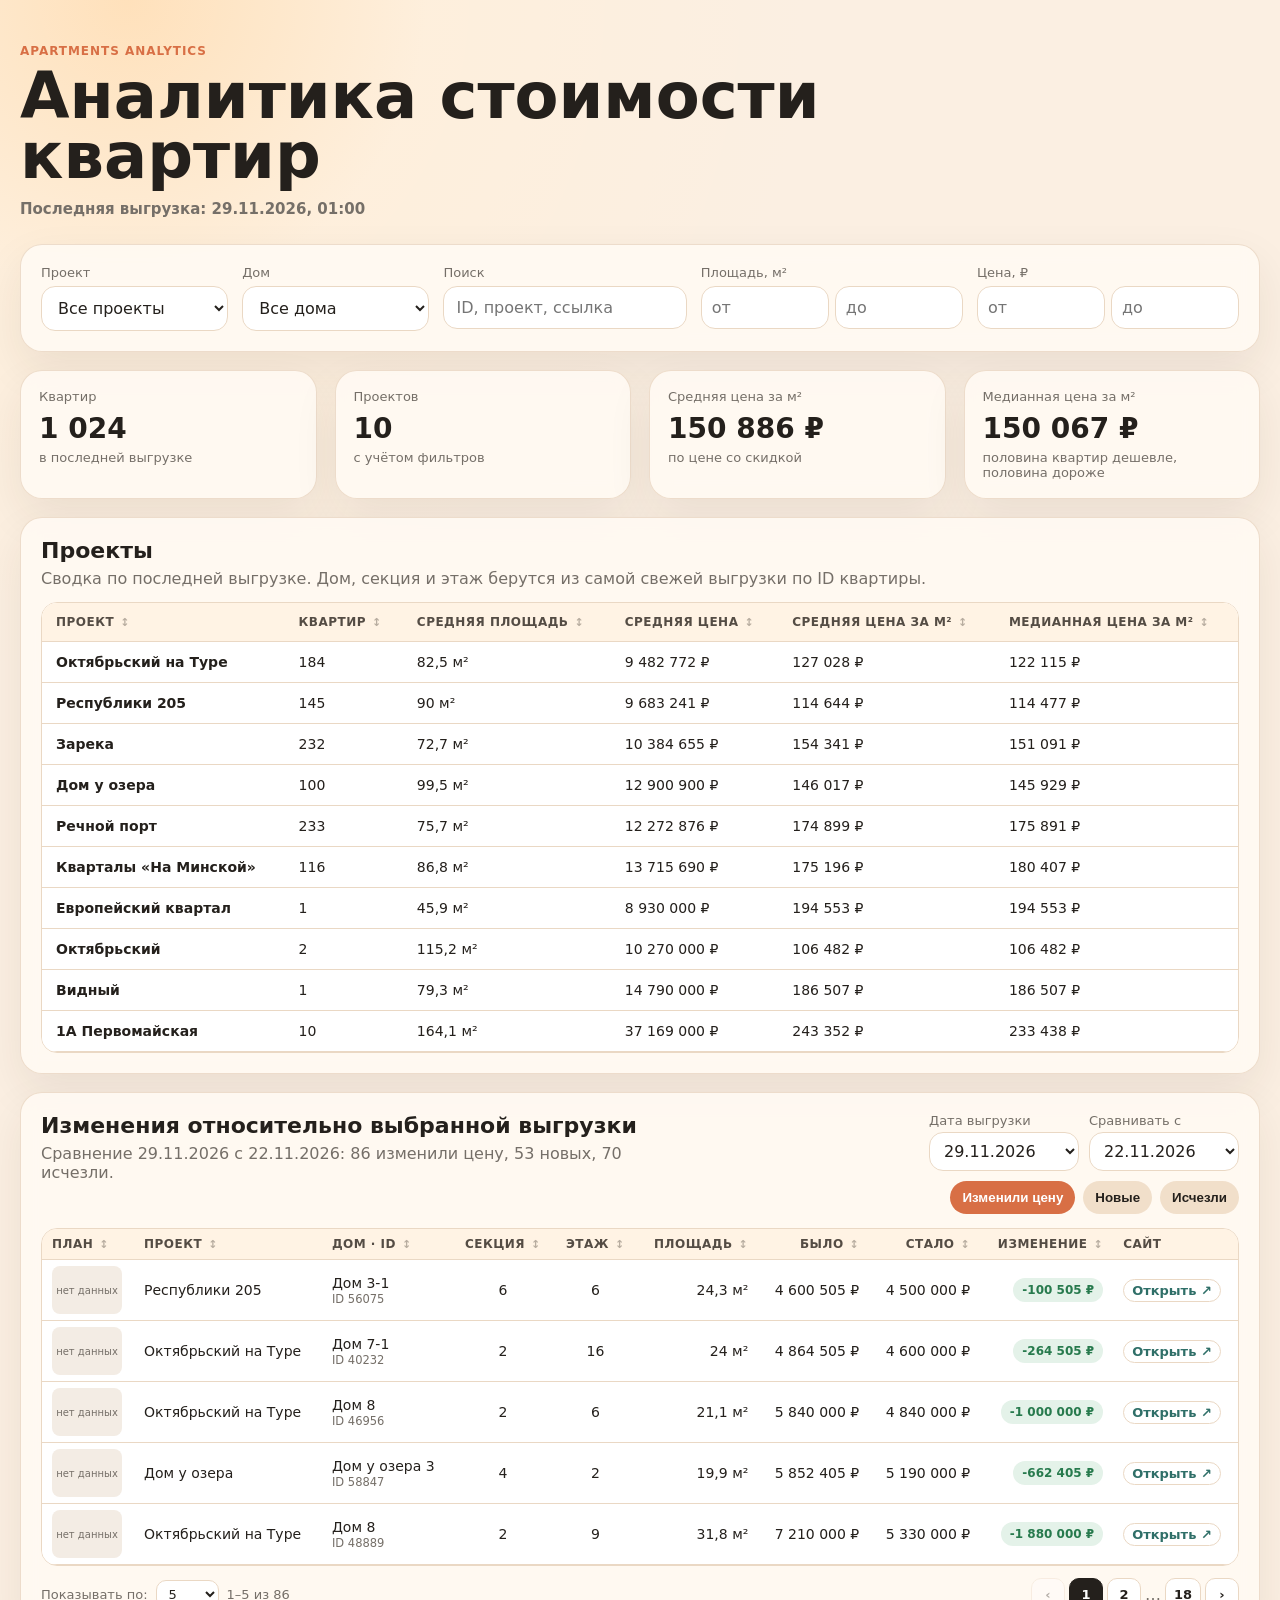
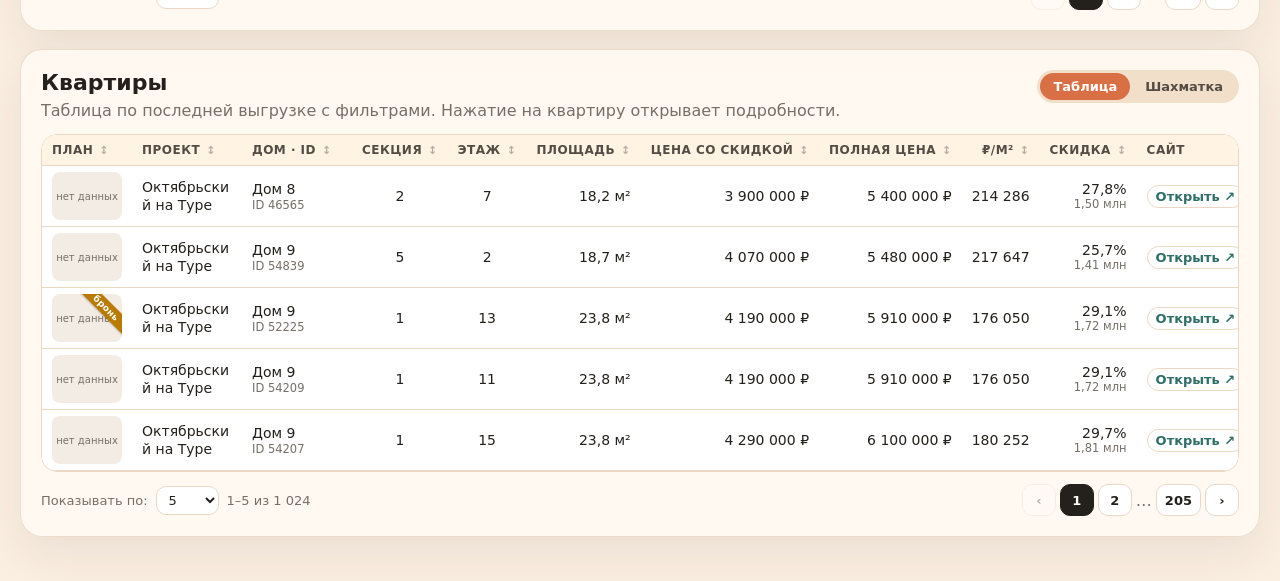
<file: index.html>
<!doctype html>
<html lang="ru">
<head>
  <meta charset="utf-8">
  <meta name="viewport" content="width=device-width, initial-scale=1">
  <title>Аналитика квартир</title>
  <link rel="icon" href="data:,">
  <link rel="stylesheet" href="style.css">
  <link rel="stylesheet" href="flats.css">
  <script type="module" src="js/main.js"></script>
</head>
<body>
  <header class="hero">
    <div>
      <p class="eyebrow">apartments analytics</p>
      <h1>Аналитика стоимости квартир</h1>
      <p id="dataDate" class="hero-date" hidden></p>
    </div>
  </header>

  <main>
    <div id="status" class="status">Загружаю данные…</div>

    <section class="card controls">
      <div>
        <label for="projectSelect">Проект</label>
        <select id="projectSelect"></select>
      </div>
      <div>
        <label for="buildingSelect">Дом</label>
        <select id="buildingSelect"></select>
      </div>
      <div>
        <label for="searchInput">Поиск</label>
        <input id="searchInput" type="search" placeholder="ID, проект, ссылка">
      </div>
      <div>
        <label for="minArea">Площадь, м²</label>
        <div class="range">
          <input id="minArea" type="number" min="0" step="0.1" placeholder="от" aria-label="Площадь от, м²">
          <input id="maxArea" type="number" min="0" step="0.1" placeholder="до" aria-label="Площадь до, м²">
        </div>
      </div>
      <div>
        <label for="minPrice">Цена, ₽</label>
        <div class="range">
          <input id="minPrice" type="text" inputmode="numeric" autocomplete="off" placeholder="от" aria-label="Цена от, ₽">
          <input id="maxPrice" type="text" inputmode="numeric" autocomplete="off" placeholder="до" aria-label="Цена до, ₽">
        </div>
      </div>
    </section>

    <section id="summaryCards" class="cards-grid"></section>

    <section class="card">
      <div class="section-head">
        <div>
          <h2>Проекты</h2>
          <p>Сводка по последней выгрузке. Дом, секция и этаж берутся из самой свежей выгрузки по ID квартиры.</p>
        </div>
      </div>
      <div class="table-wrap">
        <table>
          <thead id="projectsHead"></thead>
          <tbody id="projectsTable"></tbody>
        </table>
      </div>
    </section>

    <section class="card">
      <div class="section-head">
        <div>
          <h2>Изменения относительно выбранной выгрузки</h2>
          <p id="changesHint">Выбери дату и выгрузку для сравнения.</p>
        </div>
        <div class="changes-tools">
          <div class="changes-dates">
            <div>
              <label for="dateSelect">Дата выгрузки</label>
              <select id="dateSelect"></select>
            </div>
            <div>
              <label for="compareDateSelect">Сравнивать с</label>
              <select id="compareDateSelect"></select>
            </div>
          </div>
          <div class="tabs" role="tablist">
            <button class="tab active" role="tab" aria-selected="true" data-change-tab="changed" type="button">Изменили цену</button>
            <button class="tab" role="tab" aria-selected="false" data-change-tab="new" type="button">Новые</button>
            <button class="tab" role="tab" aria-selected="false" data-change-tab="gone" type="button">Исчезли</button>
          </div>
        </div>
      </div>
      <div id="changesBody" class="flats-body"></div>
    </section>

    <section class="card flats-block" id="flats">
      <div class="section-head">
        <div>
          <h2>Квартиры</h2>
          <p id="flatsHint">Таблица по последней выгрузке с фильтрами.</p>
        </div>
        <div class="flats-tools">
          <div class="seg" role="group" aria-label="Вид блока «Квартиры»" hidden>
            <button type="button" data-flats-view="table" aria-pressed="true">Таблица</button>
            <button type="button" data-flats-view="chess" aria-pressed="false">Шахматка</button>
          </div>
        </div>
      </div>
      <div id="flatsBody" class="flats-body"></div>
    </section>
  </main>

  <!-- Панель квартиры, крупный просмотр, поповер и подсказка графика: общие для блока «Квартиры». -->
  <div id="tip" hidden></div>
  <div id="pop" hidden role="tooltip"></div>
  <div id="backdrop" hidden></div>
  <div id="lightbox" hidden role="dialog" aria-label="Крупный просмотр">
    <div class="lb-inner" id="lbInner"></div>
    <button class="lb-arrow prev" type="button" id="lbPrev" aria-label="Предыдущая картинка">‹</button>
    <button class="lb-arrow next" type="button" id="lbNext" aria-label="Следующая картинка">›</button>
    <span class="lb-count" id="lbCount"></span>
  </div>
  <aside id="panel" hidden role="dialog" aria-modal="false" aria-labelledby="pTitle" tabindex="-1">
    <div class="panel-top">
      <div class="panel-bar">
        <div class="nav4">
          <button class="icon-btn" type="button" id="pLeft" aria-label="Соседняя позиция слева">←</button>
          <button class="icon-btn" type="button" id="pUp" aria-label="Выше или предыдущая">↑</button>
          <button class="icon-btn" type="button" id="pDown" aria-label="Ниже или следующая">↓</button>
          <button class="icon-btn" type="button" id="pRight" aria-label="Соседняя позиция справа">→</button>
          <span class="pos" id="pPos"></span>
        </div>
        <button class="icon-btn" type="button" id="pClose" aria-label="Закрыть">✕</button>
      </div>
      <div class="p-head">
        <h3 id="pTitle"></h3>
        <a class="site" id="pSite" target="_blank" rel="noopener">Открыть на сайте застройщика ↗</a>
      </div>
      <p class="p-sub" id="pSub"></p>
      <div class="badges" id="pBadges"></div>
    </div>
    <div class="p-main">
      <div class="p-empty-note" id="pEmptyNote" hidden></div>
      <div class="pfacts" id="pFacts"></div>
      <div class="carousel" id="pCar" tabindex="0" role="group" aria-roledescription="карусель" aria-label="Картинки квартиры">
        <div class="car-stage">
          <button class="car-main" type="button" id="pCarMain" aria-label="Открыть крупно"></button>
          <button class="car-arrow prev" type="button" id="pCarPrev" aria-label="Предыдущая картинка">‹</button>
          <button class="car-arrow next" type="button" id="pCarNext" aria-label="Следующая картинка">›</button>
          <span class="car-count" id="pCarCount"></span>
        </div>
        <div class="car-thumbs" id="pCarThumbs"></div>
      </div>
      <div class="panel-block">
        <div class="legend" id="pLegend"></div>
        <div class="chart-host" id="pChart"></div>
      </div>
    </div>
    <div class="panel-block" id="pEventsBlock">
      <h4>События</h4>
      <ul class="events" id="pEvents"></ul>
    </div>
  </aside>
</body>
</html>
</file>
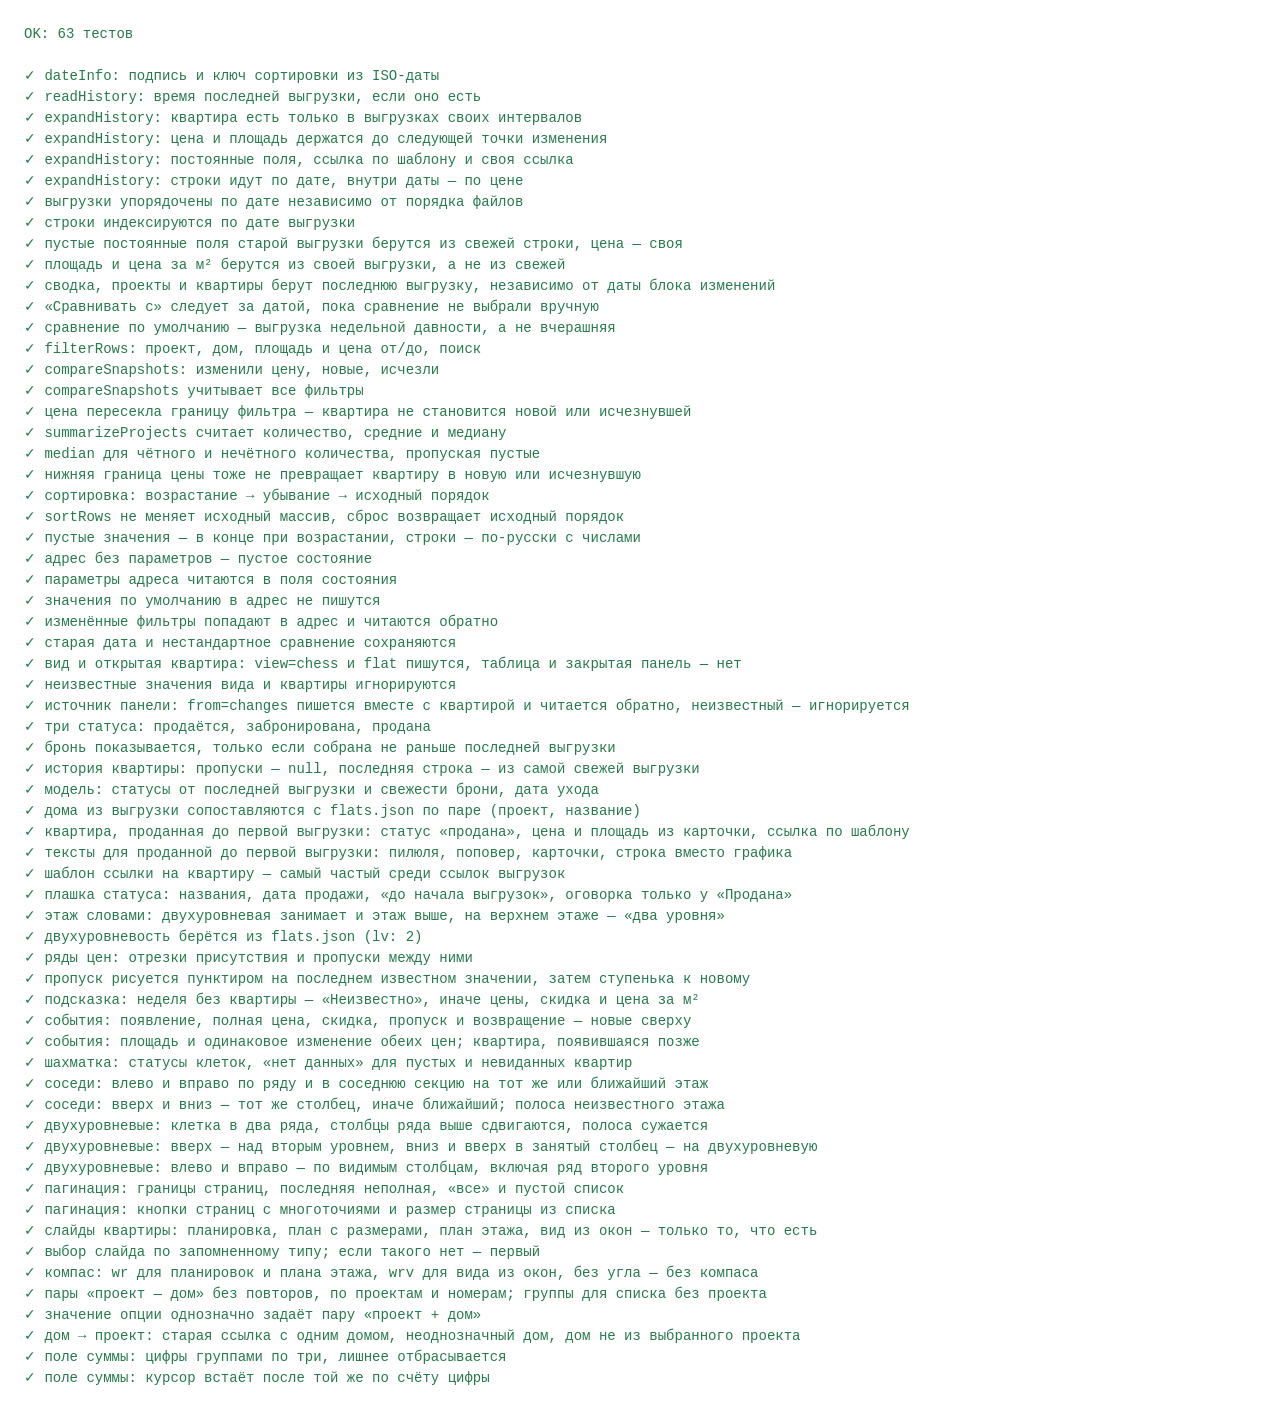
<file: tests/index.html>
<!doctype html>
<html lang="ru">
<head>
  <meta charset="utf-8">
  <meta name="viewport" content="width=device-width, initial-scale=1">
  <title>Тесты</title>
  <link rel="icon" href="data:,">
  <script type="module">
    import { run } from './runner.js';
    import './history.test.js';
    import './dataset.test.js';
    import './analytics.test.js';
    import './sort.test.js';
    import './url-state.test.js';
    import './flats-data.test.js';
    import './price-series.test.js';
    import './flat-events.test.js';
    import './chess-model.test.js';
    import './pagination.test.js';
    import './carousel.test.js';
    import './building-filter.test.js';
    import './format.test.js';

    run(document.getElementById('out'));
  </script>
  <style>
    body { font: 14px/1.5 ui-monospace, Menlo, monospace; margin: 24px; }
    #out[data-result="ok"] { color: #277a4d; }
    #out[data-result="fail"] { color: #b8463c; }
  </style>
</head>
<body>
  <pre id="out">Запуск…</pre>
</body>
</html>
</file>
<file: style.css>
:root {
  --bg: #fbefe2;
  --card: #fffaf3;
  --text: #24201c;
  --muted: #756f68;
  --line: #ead8c4;
  --accent: #d86f45;
  --accent-2: #2f6f68;
  --good: #277a4d;
  --bad: #b8463c;
  --shadow: 0 18px 45px rgba(54, 39, 25, .08);
  --radius: 22px;
}

* { box-sizing: border-box; }
html { width: 100%; overflow-x: hidden; background: var(--bg); }
body {
  margin: 0;
  width: 100%;
  overflow-x: hidden;
  font-family: Inter, ui-sans-serif, system-ui, -apple-system, BlinkMacSystemFont, "Segoe UI", sans-serif;
  color: var(--text);
  min-height: 100vh;
  background-color: var(--bg);
  background-image: radial-gradient(circle 680px at 10% 0%, rgba(255, 224, 185, .95) 0, rgba(255, 239, 218, .70) 44%, rgba(255, 239, 218, 0) 100%);
  background-repeat: no-repeat;
  background-attachment: fixed;
}

.hero, main { width: min(1240px, calc(100% - 32px)); margin: 0 auto; }
.hero { padding: 44px 0 26px; display: flex; justify-content: space-between; gap: 24px; align-items: flex-end; }
.eyebrow { margin: 0 0 8px; color: var(--accent); font-weight: 800; letter-spacing: .08em; text-transform: uppercase; font-size: 12px; }
h1 { font-size: clamp(34px, 5vw, 64px); line-height: .94; margin: 0; max-width: 820px; }
.hero-date { margin: 14px 0 0; color: var(--muted); font-size: 15px; font-weight: 600; }
button { border: 0; border-radius: 999px; padding: 12px 16px; background: var(--text); color: white; font-weight: 700; cursor: pointer; box-shadow: 0 8px 20px rgba(36,32,28,.12); }

main { display: grid; gap: 18px; padding-bottom: 44px; }
main > section, .card, .table-wrap { min-width: 0; }
.status { color: var(--muted); padding: 4px 2px; }
.status.error { color: var(--bad); }
.card { background: rgba(255,250,243,.90); border: 1px solid rgba(234,216,196,.85); border-radius: var(--radius); box-shadow: var(--shadow); padding: 20px; backdrop-filter: blur(10px); }
.controls { display: grid; grid-template-columns: repeat(2, minmax(140px, 1fr)) minmax(180px, 1.3fr) repeat(2, minmax(200px, 1.4fr)); gap: 14px; }
.range { display: flex; gap: 6px; }
.range input { min-width: 0; padding: 11px 10px; -moz-appearance: textfield; }
.range input::-webkit-inner-spin-button, .range input::-webkit-outer-spin-button { -webkit-appearance: none; margin: 0; }
label { display: block; color: var(--muted); font-size: 13px; margin-bottom: 6px; }
select, input { width: 100%; border: 1px solid var(--line); border-radius: 14px; padding: 11px 12px; background: white; color: var(--text); font: inherit; }

.cards-grid { display: grid; grid-template-columns: repeat(4, 1fr); gap: 18px; }
.metric { padding: 18px; }
.metric p { margin: 0; color: var(--muted); font-size: 13px; }
.metric strong { display: block; margin-top: 8px; font-size: 28px; }
.metric span { display: block; margin-top: 5px; color: var(--muted); font-size: 13px; }
.section-head { display: flex; justify-content: space-between; gap: 16px; align-items: flex-start; margin-bottom: 14px; }
h2 { margin: 0; font-size: 22px; }
.section-head p { color: var(--muted); margin: 6px 0 0; }
.tabs { display: flex; gap: 8px; flex-wrap: wrap; justify-content: flex-end; }
.tab { background: #f1dfca; color: var(--text); box-shadow: none; padding: 9px 12px; }
.tab.active { background: var(--accent); color: white; }
.table-wrap { overflow: auto; border-radius: 16px; border: 1px solid var(--line); }
table { width: 100%; border-collapse: collapse; background: white; min-width: 1100px; }
th, td { padding: 12px 14px; border-bottom: 1px solid var(--line); text-align: left; font-size: 14px; vertical-align: middle; }
th { position: sticky; top: 0; background: #fff3e4; z-index: 1; color: #544c44; font-size: 12px; text-transform: uppercase; letter-spacing: .04em; cursor: default; }
th[data-sort-key] { cursor: pointer; user-select: none; white-space: nowrap; }
th[data-sort-key]::after { content: "↕"; display: inline-block; margin-left: 6px; color: #b8ada0; font-size: 11px; }
th[data-sort-key]:focus-visible { outline: 2px solid var(--accent); outline-offset: -2px; }
th.sort-asc::after { content: "↑"; color: var(--accent); }
th.sort-desc::after { content: "↓"; color: var(--accent); }
tr:hover td { background: #fff4e5; }
a { color: var(--accent-2); font-weight: 700; text-decoration: none; }
.badge { display: inline-flex; align-items: center; border-radius: 999px; padding: 5px 9px; font-weight: 800; font-size: 12px; background: #f0e8dc; }
.badge.good { color: var(--good); background: #e4f2e9; }
.badge.bad { color: var(--bad); background: #fae7e3; }
.muted { color: var(--muted); }

@media (max-width: 1100px) {
  .controls { grid-template-columns: repeat(3, 1fr); }
  .cards-grid { grid-template-columns: repeat(2, 1fr); }
}
@media (max-width: 960px) {
  .hero { align-items: flex-start; flex-direction: column; }
}
@media (max-width: 640px) {
  .hero, main { width: min(100% - 20px, 1240px); }
  .controls, .cards-grid { grid-template-columns: 1fr; }
  .section-head { flex-direction: column; }
  .cards-grid { gap: 12px; }

  /* Таблицы превращаются в карточки: подпись колонки берётся из data-label ячейки. */
  table, thead, tbody, tr, th, td { display: block; }
  table { min-width: 0; background: transparent; }
  thead tr { display: flex; flex-wrap: wrap; gap: 6px; padding: 10px; background: #fff3e4; border-bottom: 1px solid var(--line); }
  thead th { position: static; padding: 6px 10px; border: 1px solid var(--line); border-radius: 999px; background: white; }
  thead th:not([data-sort-key]) { display: none; }
  tbody tr { padding: 10px 14px; background: white; border-bottom: 1px solid var(--line); }
  td { display: flex; justify-content: space-between; align-items: center; gap: 12px; padding: 4px 0; border: 0; text-align: right; }
  td[data-label]::before { content: attr(data-label); color: var(--muted); font-size: 13px; text-align: left; }
  td:not([data-label]) { display: block; text-align: left; }
  tr:hover td { background: transparent; }
}
</file>
<file: flats.css>
/* Блок «Квартиры»: таблица, шахматка, панель квартиры, карусель и крупный просмотр. Базовые стили — в style.css. */

:root {
  --table: #ffffff;
  --text-2: #544c44;
  --chip: #f1dfca;
  --axis: #d6c2ac;
  --hover: #fff4e5;
  --open: #ffe7d3;
  --s1: #00897b;
  --s2: #d0602f;
  --st-sale: #00897b;
  --st-booked: #b97a00;
  --st-new: #5a6bd8;
  --st-sold: #ddd2c6;
  --st-sold-ink: #6f655b;
  --st-nodata: #efe8e0;
  --st-nodata-line: #d9cdc0;
  --full-pale: #d9c7b4;
  --fp-hl: #f3a982;
  --tip-bg: #24201c;
  --tip-ink: #fbefe2;
  --tip-muted: #c9bcae;
  --cell-w: 52px;
  --cell-h: 38px;
  --pw: clamp(600px, 52vw, 760px);
}

[hidden] { display: none !important; }
:focus-visible { outline: 2px solid var(--accent); outline-offset: 2px; }

/* Кнопки блока и панели не наследуют крупный стиль кнопок страницы (:where не добавляет специфичности). */
:where(.flats-body, .seg, #panel, #lightbox) button { box-shadow: none; font-family: inherit; }

/* ---- шапка блока ---- */
.flats-tools { display: flex; flex-wrap: wrap; gap: 10px; align-items: center; justify-content: flex-end; }
/* Блок изменений: даты выгрузки и сравнения рядом с вкладками. */
.changes-tools { display: flex; flex-wrap: wrap; gap: 10px 16px; align-items: flex-end; justify-content: flex-end; }
.changes-dates { display: flex; gap: 10px; }
.changes-dates > div { min-width: 150px; }
.changes-dates label { margin-bottom: 4px; }
.changes-dates select { padding: 8px 10px; }
.seg { display: inline-flex; background: var(--chip); border-radius: 999px; padding: 3px; gap: 2px; }
.seg button { border: 0; background: transparent; color: var(--text-2); font-size: 13px; font-weight: 700; padding: 6px 13px; border-radius: 999px; cursor: pointer; }
.seg button[aria-pressed="true"] { background: var(--accent); color: #fff; }
.flats-body { display: grid; gap: 12px; min-width: 0; }
.flats-body > * { min-width: 0; }

/* ---- таблица ---- */
.ftable { min-width: 1080px; }
.ftable th, .ftable td { padding: 8px 10px; white-space: nowrap; }
.ftable td.txt { white-space: normal; overflow-wrap: anywhere; line-height: 1.3; min-width: 110px; }
.ftable .num { text-align: right; font-variant-numeric: tabular-nums; }
.ftable .mid { text-align: center; font-variant-numeric: tabular-nums; }
.ftable td.col-plan { padding-block: 6px; width: 92px; }
.thumbbox { position: relative; width: 70px; height: 48px; border-radius: 8px; background: #f3ece4; display: grid; place-items: center; overflow: hidden; }
/* SVG-планировки без собственного размера вписываются через object-fit надёжно только при абсолютном позиционировании. */
.thumbbox img { position: absolute; inset: 0; width: 100%; height: 100%; object-fit: contain; background: #fff; display: block; }
.thumbbox .ph { font-size: 10px; color: var(--muted); }
.ribbon { position: absolute; top: 7px; right: -20px; width: 72px; transform: rotate(45deg); background: var(--st-booked); color: #fff; font-size: 9px; font-weight: 800; text-align: center; line-height: 14px; letter-spacing: .03em; box-shadow: 0 1px 2px rgba(0,0,0,.2); pointer-events: none; }
.sub2 { display: block; color: var(--muted); font-size: 11.5px; }
/* Значение и подпись под ним — одна ячейка и в таблице, и в карточке на телефоне. */
.stack { display: inline-grid; }
.ftable td.num .stack { justify-items: end; }
.site-link { font-size: 13px; font-weight: 700; color: var(--accent-2); padding: 3px 8px; border: 1px solid var(--line); border-radius: 999px; background: var(--table); }
.site-link:hover { border-color: var(--accent-2); }

/* ---- карточки квартир вместо таблицы на телефоне ---- */
.msort { display: flex; gap: 6px; margin-bottom: 10px; }
.msort-sel { flex: 1; min-width: 0; display: flex; align-items: center; gap: 8px; padding: 0 12px; border: 1px solid var(--line); border-radius: 14px; background: #fff; }
.msort-sel span { color: var(--muted); font-size: 13px; white-space: nowrap; }
.msort-sel select { flex: 1; min-width: 0; width: auto; border: 0; padding: 10px 0; background: transparent; font-weight: 700; }
.msort-dir { flex: none; width: 44px; padding: 0; border: 1px solid var(--line); border-radius: 14px; background: #fff; color: var(--text); font-size: 17px; box-shadow: none; }
.msort-dir:disabled { color: var(--muted); opacity: .6; cursor: default; }
.fcards { list-style: none; margin: 0; padding: 0; display: grid; gap: 8px; }
.fcard { display: flex; gap: 10px; padding: 10px; background: #fff; border: 1px solid var(--line); border-radius: 14px; cursor: pointer; }
.fcard.is-open { outline: 2px solid var(--text); outline-offset: 1px; }
.fcard .thumbbox { flex: none; width: 78px; height: 78px; border-radius: 10px; }
.fc-body { flex: 1; min-width: 0; display: grid; gap: 3px; align-content: start; }
.fc-top { display: flex; align-items: center; gap: 6px; min-height: 28px; }
.fc-price { font-size: 17px; font-weight: 800; letter-spacing: -.01em; white-space: nowrap; }
.fc-top .badge { padding: 2px 7px; font-size: 11px; }
.badge.disc { color: #a4482a; background: #fde6da; }
.fc-site { margin-left: auto; flex: none; width: 28px; height: 28px; padding: 0; display: grid; place-items: center; border-radius: 50%; font-size: 13px; text-decoration: none; }
.fc-second, .fc-place { font-size: 12px; color: var(--muted); white-space: nowrap; overflow: hidden; text-overflow: ellipsis; }
.fc-second s { text-decoration-color: rgba(117, 111, 104, .6); }
.fc-params { font-size: 13px; font-weight: 600; }
.fcard-empty { padding: 14px; color: var(--muted); background: #fff; border: 1px solid var(--line); border-radius: 14px; }
tr.flat-row { cursor: pointer; }
tr.flat-row:focus-visible { outline: 2px solid var(--accent); outline-offset: -2px; }
.ftable tr.is-open td { background: var(--open) !important; }
.ftable tr.is-open td:first-child { box-shadow: inset 4px 0 0 var(--accent); }
.pager { display: flex; flex-wrap: wrap; gap: 6px; align-items: center; justify-content: space-between; }
.pager-l { display: flex; align-items: center; gap: 8px; flex-wrap: wrap; font-size: 13px; color: var(--muted); }
.pager-label { display: inline; margin: 0; font-size: 13px; }
.pagesize { width: auto; border-radius: 10px; padding: 5px 8px; font-size: 13px; }
.pager .pages { display: flex; gap: 4px; flex-wrap: wrap; align-items: center; }
.pager .pages button { border: 1px solid var(--line); background: var(--table); color: var(--text); border-radius: 10px; min-width: 34px; height: 32px; font-size: 13px; font-weight: 700; padding: 0 8px; cursor: pointer; }
.pager .pages button[aria-current="page"] { background: var(--text); color: #fff; border-color: var(--text); }
.pager .pages button:disabled { opacity: .35; cursor: default; }

/* ---- выбор проекта и дома ---- */
.chooser { display: grid; gap: 12px; }
.chooser h3 { margin: 0; font-size: 16px; }
.chooser-head { display: flex; align-items: center; justify-content: space-between; gap: 10px; flex-wrap: wrap; }
.chooser-back { border: 0; background: var(--chip); color: var(--text); border-radius: 999px; padding: 8px 14px; font-size: 14px; font-weight: 700; cursor: pointer; }
.chooser-note { margin: 0; color: var(--muted); font-size: 14px; }
.choice-grid { display: grid; grid-template-columns: repeat(auto-fill, minmax(190px, 1fr)); gap: 10px; }
.choice { text-align: left; border: 1px solid var(--line); background: var(--table); color: var(--text); border-radius: 14px; padding: 12px 14px; display: grid; gap: 2px; cursor: pointer; }
.choice strong { font-size: 15px; }
.choice span { color: var(--text-2); font-size: 13px; font-weight: 400; }
.choice em { font-style: normal; font-size: 11.5px; color: var(--muted); font-weight: 400; }
.choice:hover:not(:disabled) { border-color: var(--accent); }
.choice:disabled { opacity: .55; cursor: not-allowed; }

/* ---- шахматка ---- */
.sec-chips { display: flex; flex-wrap: wrap; gap: 6px; }
.sec-chips button { border: 1px solid var(--line); background: var(--table); color: var(--text-2); border-radius: 999px; padding: 5px 11px; font-size: 13px; font-weight: 700; cursor: pointer; }
.sec-chips button[aria-pressed="true"] { background: var(--text); border-color: var(--text); color: #fff; }
.legend { display: flex; flex-wrap: wrap; gap: 4px 14px; font-size: 12.5px; color: var(--text-2); }
.legend span { display: inline-flex; align-items: center; gap: 6px; }
.chess-cap { margin: 0; font-size: 13px; color: var(--muted); }
.key-line { width: 16px; height: 0; border-top: 2px solid var(--c); border-radius: 2px; display: inline-block; flex: none; }
.key-thin { width: 16px; height: 0; border-top: 1.5px solid var(--c); display: inline-block; flex: none; }
.key-dash { width: 18px; height: 0; border-top: 2px dashed var(--c); display: inline-block; flex: none; }
.key-rect { width: 11px; height: 11px; border-radius: 3px; background: var(--c); display: inline-block; flex: none; }
.key-dashkey { width: 14px; height: 12px; display: inline-grid; place-items: center; flex: none; font-weight: 800; color: var(--muted); }
.key-dashkey::before { content: "—"; font-size: 12px; line-height: 1; }
.board-wrap { position: relative; }
.board { overflow-x: auto; overflow-y: hidden; padding-bottom: 8px; scrollbar-width: thin; }
.board-inner { display: flex; gap: 14px; width: max-content; align-items: flex-start; }
.board-tail { flex: none; height: 1px; }
.floors-col { position: sticky; left: 0; z-index: 3; background: var(--card); display: grid; gap: 3px; padding-right: 6px; box-shadow: 6px 0 8px -6px rgba(54,39,25,.25); }
.floors-col .fl { height: var(--cell-h); display: grid; place-items: center end; font-size: 11px; color: var(--muted); font-variant-numeric: tabular-nums; min-width: 26px; }
.sec-title { height: 22px; font-size: 12px; font-weight: 800; color: var(--text-2); white-space: nowrap; }
.fl-head { font-size: 10px; color: var(--muted); font-weight: 700; text-align: right; }
.sec-col { display: grid; gap: 3px; }
.sec-col .chess-row { display: flex; gap: 3px; height: var(--cell-h); align-items: center; }
.sec-col .chess-row.void { visibility: hidden; }
.sec-col .cell { position: relative; width: var(--cell-w); height: var(--cell-h); flex: none; border: 0; border-radius: 6px; padding: 0 1px; display: inline-grid; align-content: center; justify-items: center; line-height: 1.1; overflow: hidden; font-size: 11.5px; font-weight: 700; font-variant-numeric: tabular-nums; cursor: pointer; }
.sec-col .cell:hover { filter: brightness(1.07); outline: 2px solid var(--text); outline-offset: 1px; }
.sec-col .cell .cp { font-size: 11px; font-weight: 800; white-space: nowrap; letter-spacing: -.01em; }
.sec-col .cell .ca { font-size: 9.5px; font-weight: 600; opacity: .9; white-space: nowrap; }
.sec-col .cell .nd { font-size: 14px; font-weight: 700; color: var(--muted); }
.cell.st-sale { background: var(--st-sale); color: #fff; }
.cell.st-booked { background: var(--st-booked); color: #fff; }
.cell.st-sold { background: var(--st-sold); color: var(--st-sold-ink); font-weight: 600; }
.cell.st-nodata { background: repeating-linear-gradient(135deg, var(--st-nodata) 0 5px, var(--st-nodata-line) 5px 6px); color: var(--muted); font-weight: 600; }
.sec-col .cell.cell-wide { width: calc(var(--n) * (var(--cell-w) + 3px) - 3px); font-size: 11px; white-space: nowrap; }
/* Двухуровневая квартира — клетка в два ряда: растёт вверх, в столбец, оставленный для неё пустым в ряду выше. */
.sec-col .cell.tall { height: calc(2 * var(--cell-h) + 3px); align-self: flex-end; z-index: 1; }
.sec-col .cell .clv { margin-top: 4px; font-size: 8.5px; font-weight: 600; opacity: .75; white-space: nowrap; }
.sec-col .cell-gap { width: var(--cell-w); height: var(--cell-h); flex: none; }
/* Приглушённые фильтрами клетки — вуаль поверх, а не прозрачность: рамка выбранной клетки остаётся того же цвета. */
.sec-col .cell.dim::before { content: ""; position: absolute; inset: 0; background: rgba(255, 250, 243, .74); border-radius: inherit; pointer-events: none; }
.sec-col .cell.is-open { outline: 3px solid var(--text); outline-offset: 2px; z-index: 2; }
.edge-btn { position: absolute; top: 50%; transform: translateY(-50%); z-index: 5; width: 32px; height: 32px; border-radius: 50%; border: 1px solid var(--line); background: rgba(255,255,255,.95); font-size: 18px; line-height: 1; cursor: pointer; padding: 0; box-shadow: 0 2px 8px rgba(0,0,0,.15); color: var(--text); }
.edge-btn.left { left: 36px; }
.edge-btn.right { right: 4px; }

/* ---- график ---- */
.chart-host { width: 100%; min-width: 0; }
svg.chart { display: block; overflow: visible; }
svg.chart text { font-family: inherit; }
svg.chart:focus-visible { outline: 2px solid var(--accent); outline-offset: 4px; border-radius: 6px; }
.axis { stroke: var(--axis); stroke-width: 1; }
.tick { fill: var(--muted); font-size: 11px; font-variant-numeric: tabular-nums; }
.ln { fill: none; stroke-width: 2; stroke-linejoin: round; stroke-linecap: round; }
.ln-eff { stroke: var(--s1); }
.ln-full-pale { fill: none; stroke: var(--full-pale); stroke-width: 1.1; stroke-linejoin: round; }
.ln-gap { fill: none; stroke-width: 1.5; stroke-dasharray: 4 4; }
.ln-gap.eff { stroke: var(--s1); }
.ln-gap.full { stroke: var(--full-pale); stroke-width: 1; }
.dot-s1 { fill: var(--s1); stroke: var(--card); stroke-width: 2; }
.xh-line { stroke: var(--text-2); stroke-width: 1; }
.hit { fill: transparent; cursor: crosshair; }

/* ---- подсказка графика ---- */
#tip { position: fixed; z-index: 90; pointer-events: none; background: var(--tip-bg); color: var(--tip-ink); border-radius: 12px; padding: 8px 10px; font-size: 12.5px; box-shadow: 0 10px 30px rgba(0,0,0,.25); max-width: 270px; display: grid; gap: 3px; }
#tip .tip-title { font-weight: 800; margin-bottom: 2px; }
#tip .tip-row { display: flex; align-items: center; gap: 7px; }
#tip .tip-row strong { font-variant-numeric: tabular-nums; }
#tip .tip-label { color: var(--tip-muted); }

/* ---- поповер ---- */
#pop { position: fixed; z-index: 70; width: 340px; pointer-events: none; background: var(--card); border: 1px solid var(--line); border-radius: 16px; box-shadow: 0 14px 40px rgba(54, 39, 25, .22); padding: 12px; display: grid; gap: 8px; }
#pop.wide { width: 560px; }
#pop .pop-head { display: grid; gap: 2px; }
#pop .pop-status { display: flex; align-items: center; gap: 4px; margin-bottom: 4px; }
/* Поповер не перехватывает мышь, кроме значка «?» — до него можно дотянуться курсором. */
#pop .hint-i { pointer-events: auto; }
#pop .pop-title { font-weight: 800; font-size: 14px; line-height: 1.25; }
#pop .pop-sub { color: var(--muted); font-size: 12px; }
#pop .pop-body { display: grid; gap: 12px; grid-template-columns: 1fr; }
#pop.wide .pop-body { grid-template-columns: 190px minmax(0, 1fr); align-items: start; }
#pop .pop-right { display: grid; gap: 8px; }
#pop .pop-plan { background: #fff; border: 1px solid var(--line); border-radius: 12px; height: 168px; position: relative; overflow: hidden; }
#pop .pop-plan img { position: absolute; inset: 6px; width: calc(100% - 12px); height: calc(100% - 12px); object-fit: contain; }
#pop .pop-plan .empty { position: absolute; inset: 0; display: grid; place-items: center; color: var(--muted); font-size: 13px; }
#pop .pop-facts { display: grid; grid-template-columns: repeat(2, minmax(0, 1fr)); gap: 6px 12px; }
#pop .pop-facts div { display: grid; }
#pop .pop-facts span { color: var(--muted); font-size: 11.5px; }
#pop .pop-facts strong { font-size: 14px; font-variant-numeric: tabular-nums; }
#pop .pop-minmax { font-size: 13px; color: var(--text-2); font-variant-numeric: tabular-nums; }
@media (prefers-reduced-motion: no-preference) { #pop:not([hidden]) { animation: popin .12s ease-out; } }
@keyframes popin { from { opacity: 0; transform: translateY(3px); } to { opacity: 1; transform: none; } }

/* ---- значок «?» и его подсказка ---- */
.hint { display: inline-flex; align-items: center; vertical-align: middle; }
.hint-i { position: relative; width: 15px; height: 15px; margin: 0; padding: 0; border: 1px solid currentColor; border-radius: 50%; background: transparent; color: var(--muted); font-family: inherit; font-size: 10px; font-weight: 700; line-height: 1; display: inline-grid; place-items: center; cursor: help; box-shadow: none; opacity: .85; }
.hint-i::after { content: ""; position: absolute; inset: -8px; }   /* палец попадает и рядом со значком */
.hint-i:hover, .hint-i:focus-visible { color: var(--text); opacity: 1; }
.hint-tip { position: fixed; z-index: 96; max-width: 260px; padding: 7px 10px; border-radius: 10px; background: var(--tip-bg); color: var(--tip-ink); font-size: 12.5px; line-height: 1.35; box-shadow: 0 8px 24px rgba(0,0,0,.22); pointer-events: none; }
.sr-only { position: absolute; width: 1px; height: 1px; padding: 0; margin: -1px; overflow: hidden; clip: rect(0 0 0 0); white-space: nowrap; border: 0; }

/* Значок внутри закрашенной пилюли статуса: светлый кружок с «?» в цвете пилюли. */
.badge .hint { margin-left: 5px; }
.badge .hint-i { width: 14px; height: 14px; border: 0; background: rgba(255, 255, 255, .9); color: var(--st-sold-ink); font-size: 9.5px; font-weight: 800; opacity: 1; }
.badge .hint-i:hover, .badge .hint-i:focus-visible { background: #fff; color: var(--text); }
.badge .hint-i:focus-visible { outline: 2px solid #fff; outline-offset: 1px; }

/* ---- пилюли ---- */
.badges { display: flex; flex-wrap: wrap; gap: 4px; }
.badge.booked { color: #fff; background: var(--st-booked); }
.badge.sale { color: #fff; background: var(--st-sale); }
.badge.sold { color: var(--st-sold-ink); background: var(--st-sold); }
.badge.sold-fill { color: #fff; background: var(--st-sold-ink); }

/* ---- панель квартиры ---- */
#backdrop { position: fixed; inset: 0; background: rgba(36, 24, 12, .22); z-index: 40; }
#panel { position: fixed; top: 0; right: 0; bottom: 0; width: min(var(--pw), 100vw); z-index: 50; background: var(--card); border-left: 1px solid var(--line); box-shadow: -20px 0 50px rgba(0,0,0,.18); overflow-y: auto; overscroll-behavior: contain; padding: 0 18px 24px; display: grid; gap: 12px; align-content: start; outline: none; }
#panel > * { min-width: 0; }
@media (prefers-reduced-motion: no-preference) { #panel:not([hidden]) { animation: slide .18s ease-out; } }
@keyframes slide { from { transform: translateX(24px); opacity: .6; } to { transform: none; opacity: 1; } }
.panel-top { position: sticky; top: 0; z-index: 3; background: var(--card); padding: 10px 0; border-bottom: 1px solid var(--line); display: grid; gap: 6px; }
.panel-bar { display: flex; align-items: center; gap: 8px; justify-content: space-between; }
.nav4 { display: flex; gap: 4px; align-items: center; }
.nav4 .pos { font-size: 12.5px; color: var(--muted); font-variant-numeric: tabular-nums; margin-left: 6px; }
.icon-btn { border: 0; background: var(--chip); color: var(--text); border-radius: 999px; min-width: 32px; height: 32px; padding: 0 10px; font-size: 14px; font-weight: 700; cursor: pointer; }
.icon-btn:disabled { opacity: .35; cursor: default; }
.p-head { display: flex; justify-content: space-between; align-items: center; gap: 12px; }
.p-head h3 { margin: 0; font-size: 19px; line-height: 1.2; }
.p-head .site { white-space: nowrap; font-size: 14px; }
.p-sub { margin: 0; font-size: 13px; color: var(--muted); }
.p-main { position: relative; display: grid; gap: 12px; }
.p-main > * { min-width: 0; }
.p-empty-note { position: absolute; inset: 0; display: grid; place-items: center; text-align: center; font-size: 15px; color: var(--text-2); z-index: 2; }
.pfacts { display: grid; grid-template-columns: repeat(3, minmax(0, 1fr)); gap: 6px; }
.pfacts div { background: var(--table); border: 1px solid var(--line); border-radius: 12px; padding: 6px 9px; display: grid; gap: 1px; align-content: start; }
.pfacts span { color: var(--muted); font-size: 11.5px; }
.pfacts strong { font-size: 14px; white-space: nowrap; font-variant-numeric: tabular-nums; }
.pfacts strong em { font-style: normal; font-weight: 600; font-size: 12px; color: var(--muted); }
.panel-block { display: grid; gap: 8px; }
.panel-block > h4 { margin: 0; font-size: 13px; text-transform: uppercase; letter-spacing: .05em; color: var(--muted); }
#pChart { min-height: 165px; }
#pLegend { min-height: 18px; }
.chart-ph { height: 165px; }
#panel.is-empty #pLegend, #panel.is-empty #pChart, #panel.is-empty #pFacts, #panel.is-empty .carousel { visibility: hidden; }
.events { list-style: none; margin: 0 0 0 6px; padding: 0; display: grid; border-left: 2px solid var(--line); }
.events li { position: relative; padding: 4px 0 8px 16px; font-size: 14px; --c: var(--axis); }
.events li::before { content: ""; position: absolute; left: -6px; top: 10px; width: 10px; height: 10px; border-radius: 50%; background: var(--c); border: 2px solid var(--card); }
.events li[data-tone="s1"] { --c: var(--s1); }
.events li[data-tone="s2"] { --c: var(--s2); }
.events li[data-tone="new"] { --c: var(--st-new); }
.events li[data-tone="missing"] { --c: var(--st-sold-ink); }
.events .ev-date { font-weight: 800; font-variant-numeric: tabular-nums; margin-right: 6px; }
.events .ev-muted { color: var(--muted); }

/* ---- карусель ---- */
.carousel { display: grid; gap: 6px; outline: none; }
.carousel:focus-visible { outline: 2px solid var(--accent); outline-offset: 4px; border-radius: 14px; }
.car-stage { position: relative; height: 250px; border: 1px solid var(--line); border-radius: 14px; background: #fff; overflow: hidden; }
.car-main { position: absolute; inset: 0; width: 100%; height: 100%; border: 0; border-radius: 0; background: transparent; color: var(--text); padding: 0; cursor: zoom-in; }
.car-main.static { cursor: default; }
.car-main.loading { background: linear-gradient(100deg, #f6efe7 30%, #fbf6f0 50%, #f6efe7 70%) 0 0 / 200% 100%; }
@media (prefers-reduced-motion: no-preference) { .car-main.loading { animation: shimmer 1.2s linear infinite; } }
@keyframes shimmer { to { background-position: -200% 0; } }
.car-main img, .car-main svg { position: absolute; inset: 10px 60px; width: calc(100% - 120px); height: calc(100% - 20px); object-fit: contain; }
.car-main .empty { position: absolute; inset: 0; display: grid; place-items: center; color: var(--muted); font-size: 14px; font-weight: 400; }
.car-arrow { position: absolute; top: 50%; transform: translateY(-50%); width: 34px; height: 34px; border-radius: 50%; border: 1px solid var(--line); background: rgba(255,255,255,.92); color: var(--text); font-size: 20px; line-height: 1; padding: 0; cursor: pointer; box-shadow: 0 2px 8px rgba(0,0,0,.12); }
.car-arrow.prev { left: 6px; }
.car-arrow.next { right: 6px; }
.car-arrow:hover { background: #fff; border-color: var(--accent); }
.car-count { position: absolute; right: 10px; top: 8px; font-size: 11px; color: var(--muted); background: rgba(255,255,255,.85); border-radius: 999px; padding: 1px 7px; font-variant-numeric: tabular-nums; }
.car-thumbs { display: flex; gap: 6px; overflow-x: auto; height: 58px; padding-bottom: 2px; scrollbar-width: thin; }
.car-thumbs[hidden] { display: flex !important; visibility: hidden; }
.car-thumb { flex: none; width: 72px; height: 52px; border: 1px solid var(--line); border-radius: 8px; background: #fff; padding: 2px; cursor: pointer; position: relative; overflow: hidden; }
.car-thumb img { position: absolute; inset: 2px; width: calc(100% - 4px); height: calc(100% - 4px); object-fit: contain; display: block; }
.car-thumb .empty { display: grid; place-items: center; height: 100%; color: var(--muted); }
.car-thumb[aria-current="true"] { border: 2px solid var(--accent); padding: 1px; }
.carousel.is-none .car-stage { border-color: transparent; background: transparent; }
.carousel.is-none .car-main .empty { font-size: 15px; color: var(--text-2); }
.carousel.is-none .car-thumbs { visibility: hidden; }
.wv-cone { stroke: none; }
.wv-ring { fill: #fff; stroke: rgba(36, 32, 28, .75); stroke-width: 2; }
.wv-dot { fill: #dc2626; stroke: #fff; stroke-width: 6; }

/* ---- компас: круг повёрнут на угол секции, буквы — обратно, чтобы стояли ровно ---- */
/* В карусели компас стоит в правом поле под счётчиком — там, где картинка не рисуется (она отступает под стрелки и компас). */
.compass { --size: 52px; position: absolute; top: 30px; right: 4px; width: var(--size); height: var(--size); pointer-events: none; z-index: 2; }
.compass.lg { --size: 72px; top: 20px; right: 20px; }
.car-main .compass svg, #lightbox .lb-inner .compass svg { position: absolute; inset: 0; width: 100%; height: 100%; }
.compass-l { font-family: inherit; }

/* ---- квартира, проданная до первой выгрузки ---- */
.chart-note { margin: 0; min-height: 165px; display: grid; place-items: center; text-align: center; padding: 12px 16px; border: 1px dashed var(--line); border-radius: 12px; color: var(--muted); font-size: 14px; }
#panel.no-history #pLegend { visibility: hidden; }
#pop .pop-sold { margin: 0; font-weight: 800; font-size: 14px; }
#pop .pop-line { margin: 0; font-size: 13px; color: var(--text-2); font-variant-numeric: tabular-nums; }

/* ---- крупный просмотр ---- */
#lightbox { position: fixed; inset: 0; z-index: 95; background: rgba(20, 14, 8, .82); display: grid; place-items: center; padding: max(16px, env(safe-area-inset-top, 0px)) 16px; cursor: zoom-out; }
#lightbox .lb-inner { position: relative; width: min(92vw, 1100px); height: min(86vh, 900px); background: #fff; border-radius: 16px; }
#lightbox .lb-inner img, #lightbox .lb-inner svg { position: absolute; inset: 16px 104px; width: calc(100% - 208px); height: calc(100% - 32px); object-fit: contain; }
.lb-arrow { position: absolute; top: 50%; transform: translateY(-50%); width: 56px; height: 56px; border-radius: 50%; border: 0; background: rgba(255,255,255,.92); color: var(--text); font-size: 30px; line-height: 1; padding: 0; cursor: pointer; box-shadow: 0 4px 16px rgba(0,0,0,.3); z-index: 2; }
.lb-arrow.prev { left: max(16px, calc(50% - min(46vw, 550px) - 72px)); }
.lb-arrow.next { right: max(16px, calc(50% - min(46vw, 550px) - 72px)); }
.lb-arrow:hover { background: #fff; }
.lb-count { position: absolute; top: max(16px, env(safe-area-inset-top, 0px)); left: 50%; transform: translateX(-50%); color: #f3eae0; font-size: 13px; font-variant-numeric: tabular-nums; }

@media (max-width: 640px) {
  .flats-tools, .changes-tools { justify-content: flex-start; }
  .changes-dates { width: 100%; }
  .changes-dates > div { flex: 1; min-width: 0; }
  .tabs { justify-content: flex-start; }
  #pop { display: none !important; }
  #panel { top: auto; left: 0; right: 0; bottom: 0; width: 100%; height: 88vh; border-left: 0; border-top: 1px solid var(--line); border-radius: 20px 20px 0 0; box-shadow: 0 -16px 40px rgba(0,0,0,.2); padding: 0 14px calc(22px + env(safe-area-inset-bottom, 0px)); }
  #panel.grid-ctx { height: 72vh; }
  /* Шахматка — в конце страницы: запас снизу, чтобы выбранную клетку можно было поднять над шторкой. */
  body.drawer-open { padding-bottom: 90vh; }
  @media (prefers-reduced-motion: no-preference) { #panel:not([hidden]) { animation: sheet .2s ease-out; } }
  .panel-top::before { content: ""; display: block; width: 40px; height: 4px; border-radius: 4px; background: var(--axis); margin: 0 auto 4px; }
  .p-head { flex-direction: column; align-items: flex-start; gap: 4px; }
  .pfacts { grid-template-columns: repeat(2, minmax(0, 1fr)); }
  .pfacts strong { white-space: normal; }
  .car-stage { height: 200px; }
  .compass { --size: 42px; top: 28px; right: 3px; }
  .compass.lg { --size: 52px; top: 12px; right: 12px; }
  #lightbox .lb-inner img, #lightbox .lb-inner svg { inset: 16px 72px; width: calc(100% - 144px); }
  .car-main img, .car-main svg { inset: 8px 48px; width: calc(100% - 96px); height: calc(100% - 16px); }
  .lb-arrow { width: 44px; height: 44px; font-size: 24px; }
}
@keyframes sheet { from { transform: translateY(40px); opacity: .6; } to { transform: none; opacity: 1; } }
</file>
